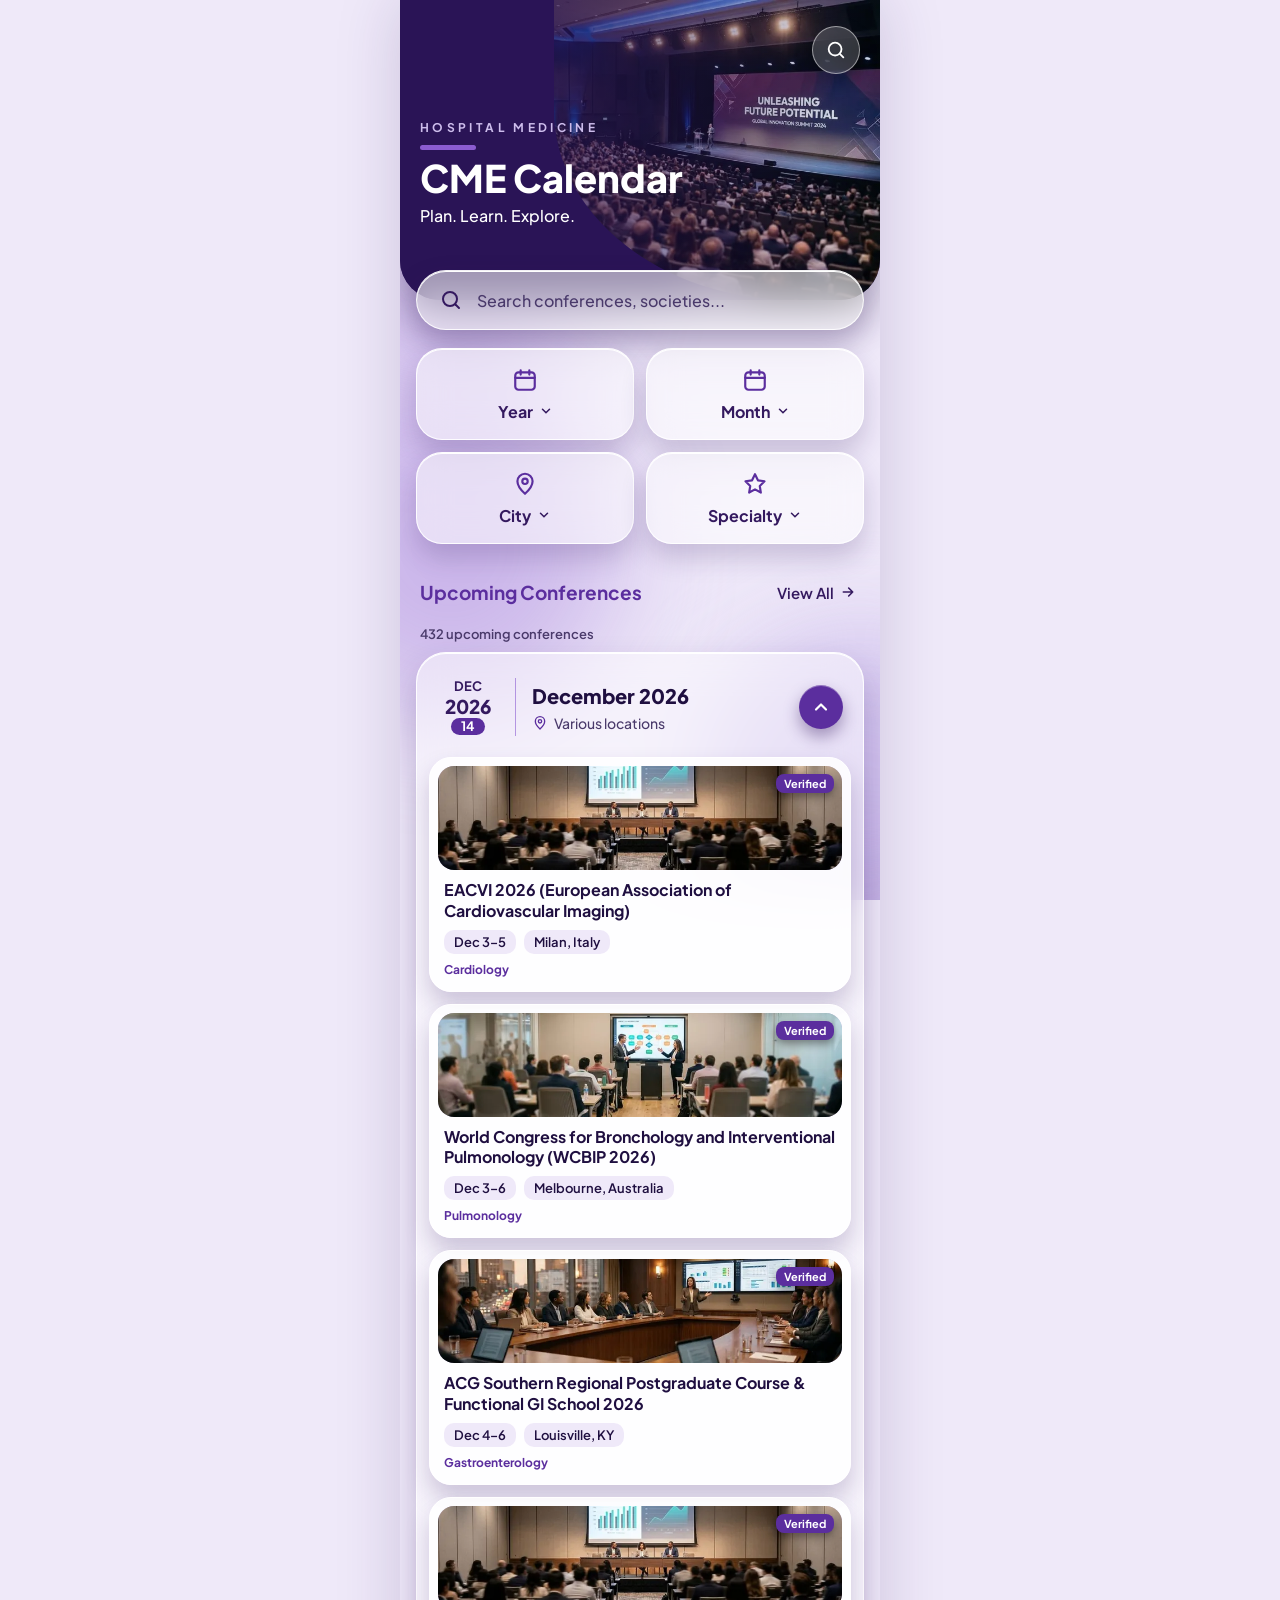
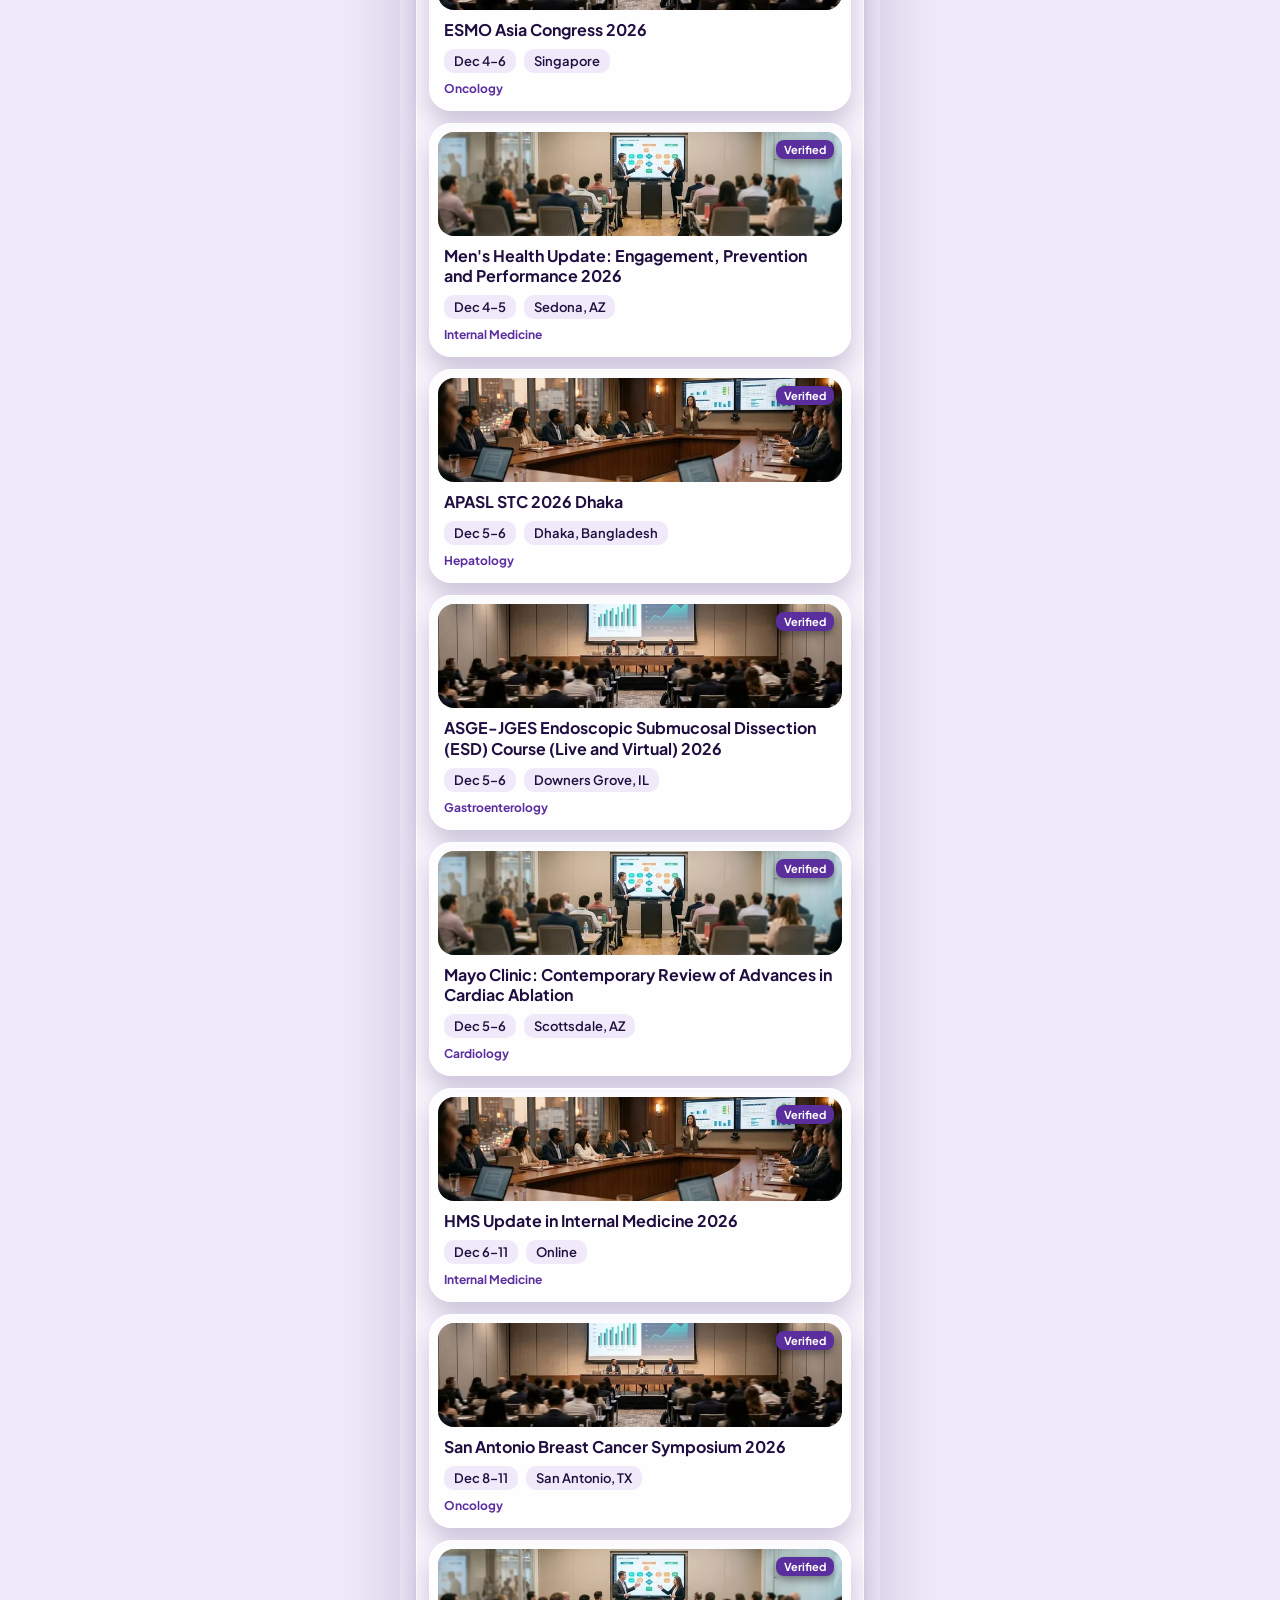
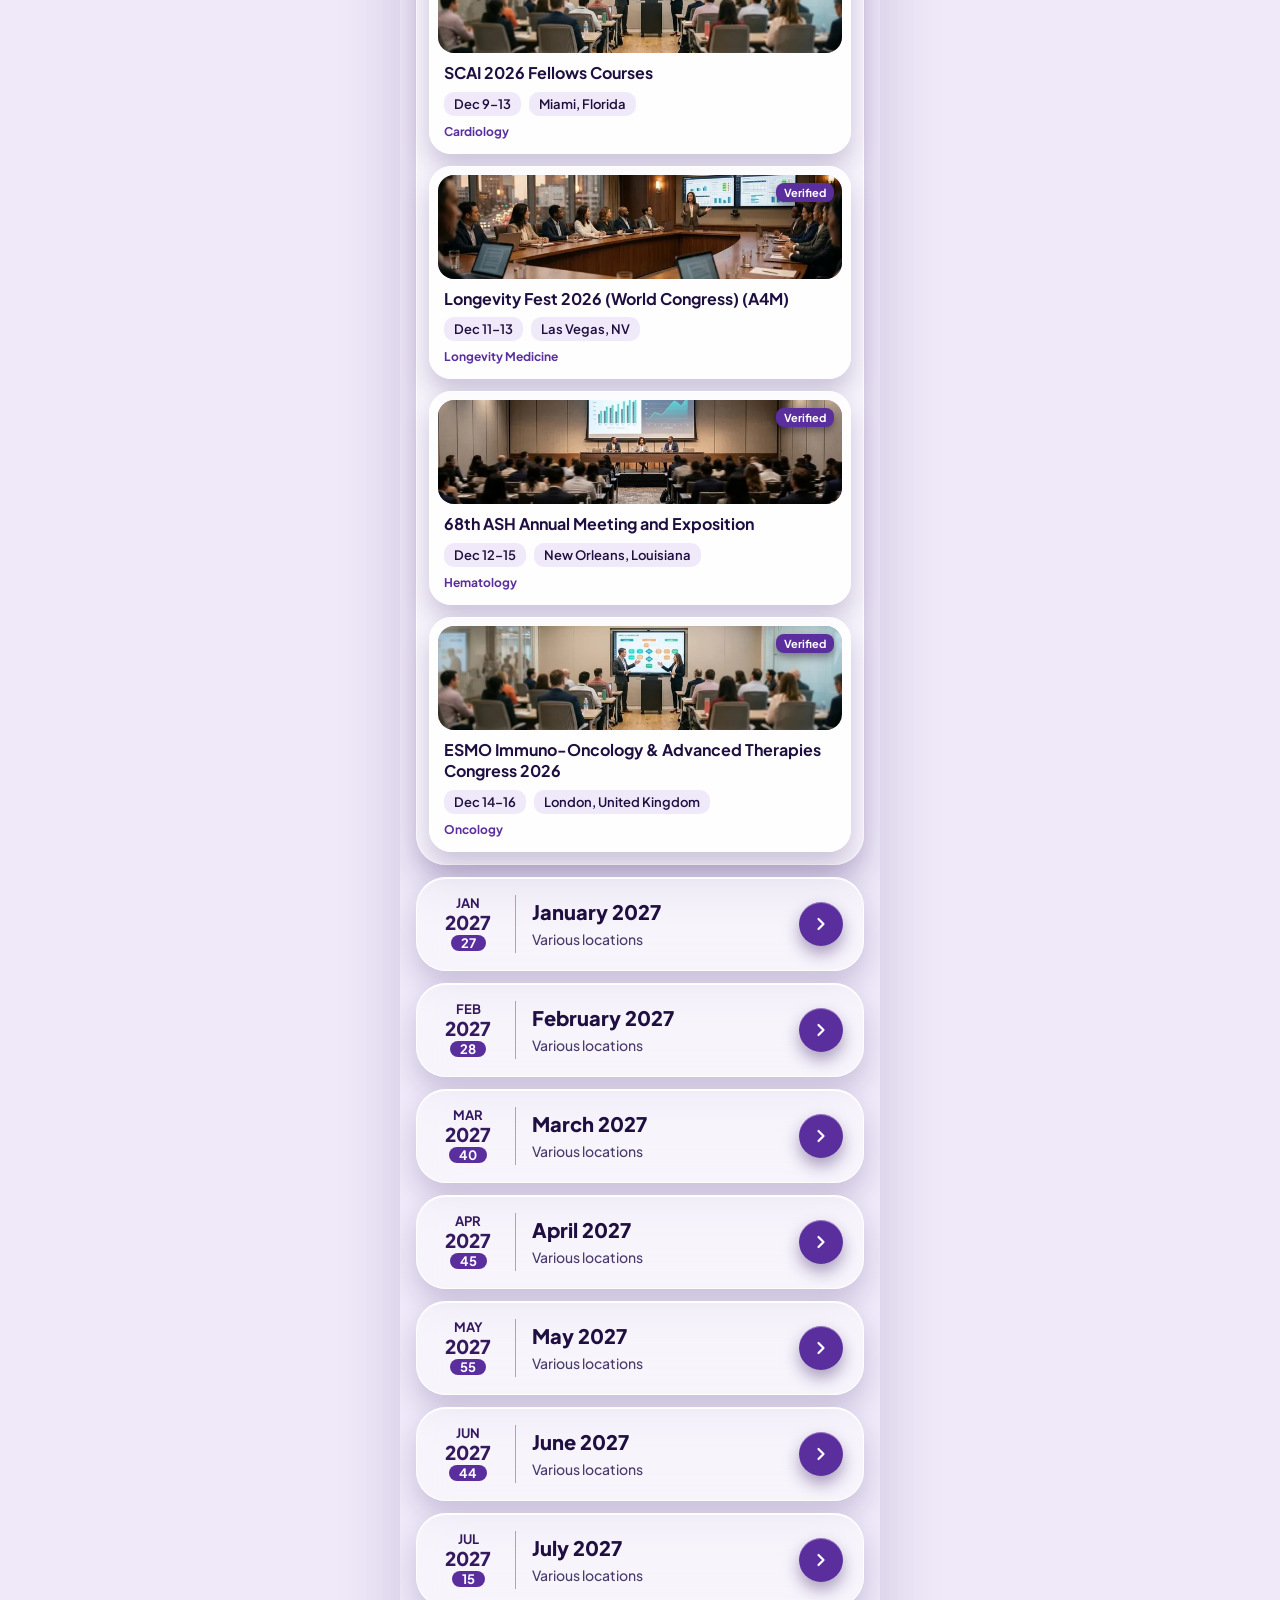
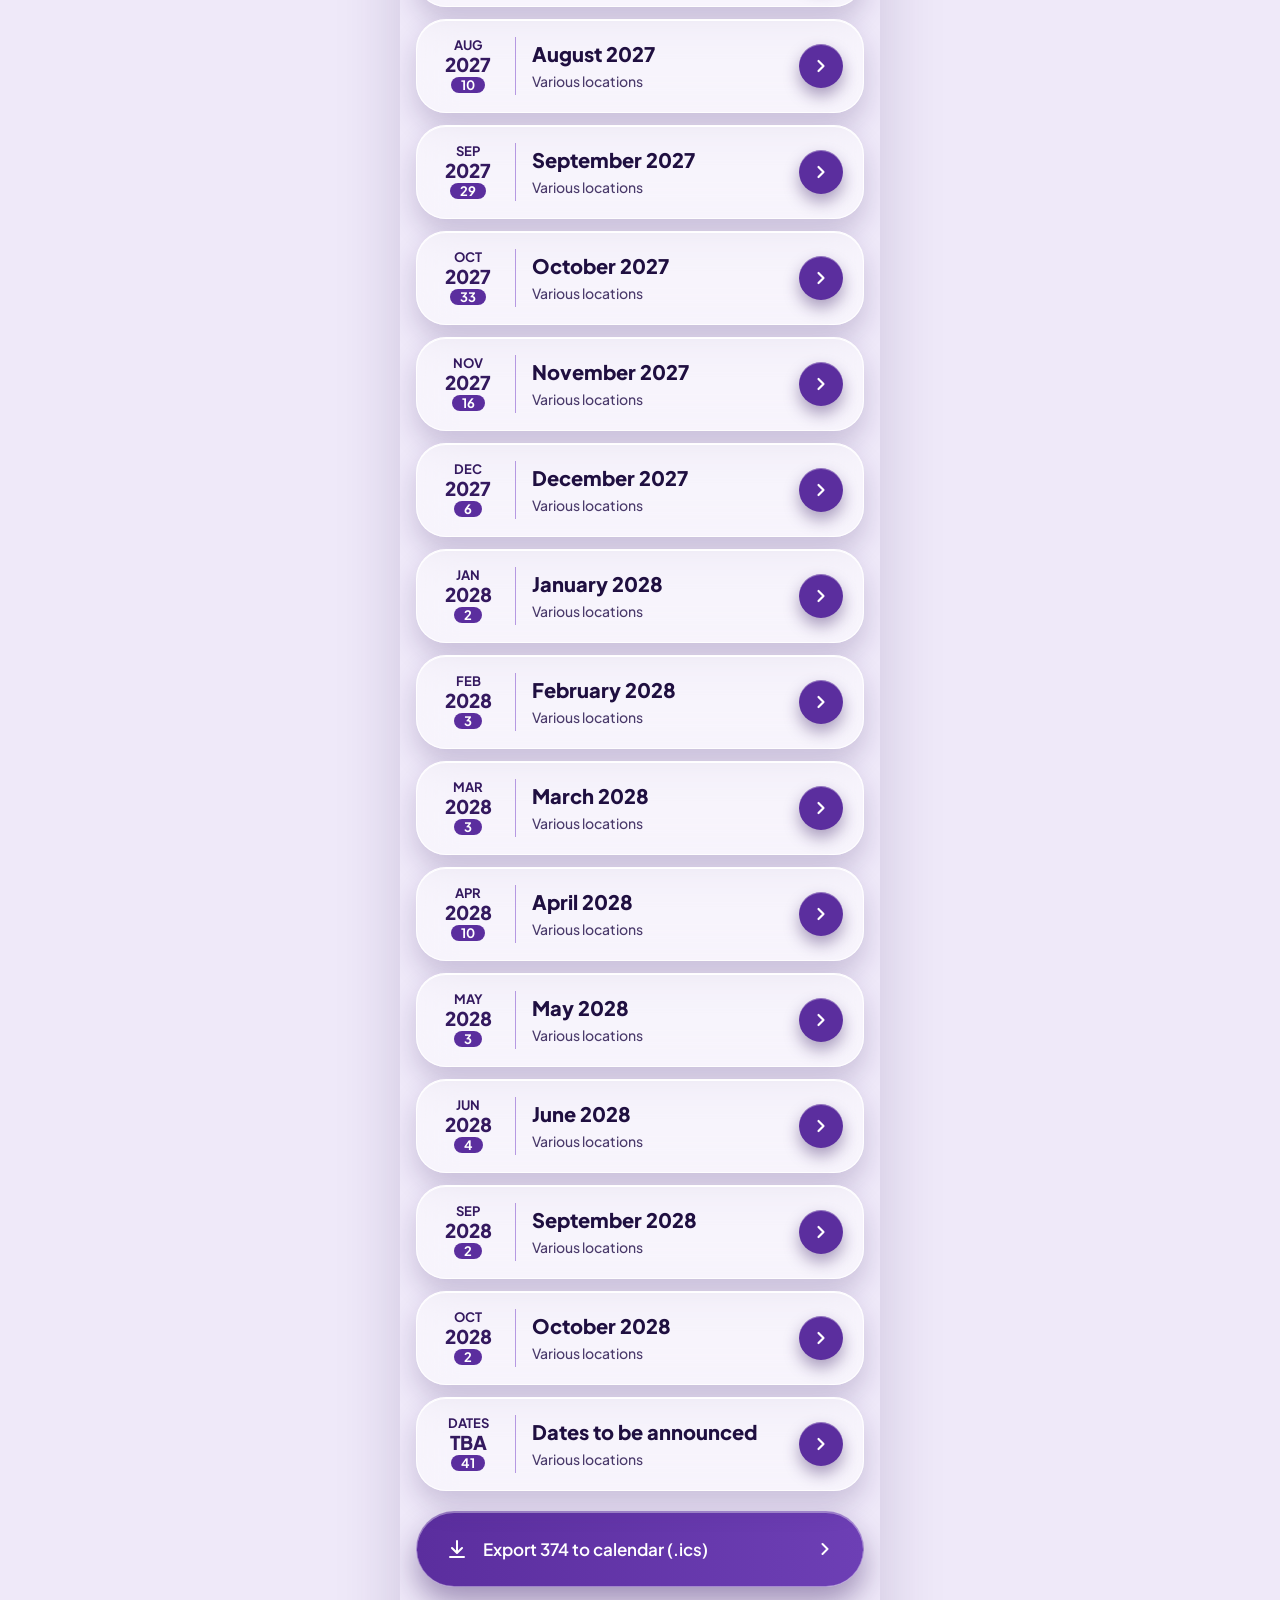
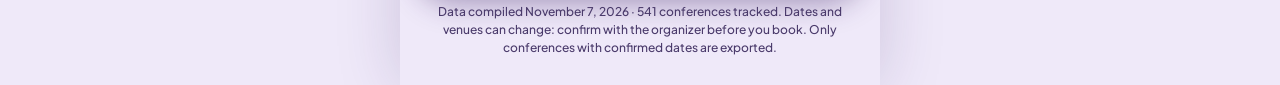
<file: index.html>
<!doctype html>
<html lang="en">
<head>
<meta charset="utf-8">
<meta name="viewport" content="width=device-width, initial-scale=1, viewport-fit=cover">
<title>Hospital Medicine CME Calendar</title>
<meta name="description" content="A verified calendar of upcoming CME conferences worldwide. Search, filter and export to your calendar.">
<meta name="theme-color" content="#34195F">
<meta name="apple-mobile-web-app-capable" content="yes">
<meta name="mobile-web-app-capable" content="yes">
<meta name="apple-mobile-web-app-status-bar-style" content="black-translucent">
<meta name="apple-mobile-web-app-title" content="CME Calendar">
<link rel="manifest" href="manifest.webmanifest">
<link rel="icon" href="icon-192.png">
<link rel="apple-touch-icon" href="icon-192.png">
<link rel="preload" href="fonts/pjs-700.woff2" as="font" type="font/woff2" crossorigin>
<link rel="preload" href="img/stage.webp" as="image" type="image/webp">
<link rel="stylesheet" href="styles.css">
</head>
<body>
<div class="orbs" aria-hidden="true"><div class="orb o1"></div><div class="orb o2"></div><div class="orb o3"></div><div class="orb o4"></div></div>
<div class="app">
  <header class="hero">
    <img class="hero-img" src="img/stage.webp" width="1000" height="545" alt="" fetchpriority="high" decoding="async">
    <div class="hero-shade"></div>
    <div class="hero-top">
      <button class="round-glass" id="heroSearch" type="button" aria-label="Go to search"><svg width="22" height="22" viewBox="0 0 24 24" fill="none" stroke="#fff" stroke-width="2" stroke-linecap="round" aria-hidden="true"><circle cx="11" cy="11" r="7"/><path d="M20 20l-3.5-3.5"/></svg></button>
    </div>
    <div class="hero-copy">
      <h1><span class="h-eyebrow">Hospital Medicine</span> <span class="h-bar" aria-hidden="true"></span><span class="h-name">CME Calendar</span></h1>
      <p>Plan. Learn. Explore.</p>
    </div>
  </header>

  <main>
    <div class="search-wrap" role="search">
      <label for="q" class="sr">Search conferences, societies, cities and specialties</label>
      <div class="search" id="searchBox">
        <svg width="24" height="24" viewBox="0 0 24 24" fill="none" stroke="#34195F" stroke-width="2" stroke-linecap="round" aria-hidden="true"><circle cx="11" cy="11" r="7"/><path d="M20 20l-3.5-3.5"/></svg>
        <input id="q" type="search" inputmode="search" enterkeyhint="search" autocomplete="off" autocapitalize="off" spellcheck="false" placeholder="Search conferences, societies...">
        <button class="clear" id="clearQ" type="button" aria-label="Clear search"><svg width="18" height="18" viewBox="0 0 24 24" fill="none" stroke="#34195F" stroke-width="2.4" stroke-linecap="round" aria-hidden="true"><path d="M6 6l12 12M18 6L6 18"/></svg></button>
      </div>
    </div>

    <div class="filters" id="filters"></div>

    <div class="up-head">
      <h2 id="upHead">Upcoming Conferences</h2>
      <button class="linkbtn" id="viewAll" type="button">View All <svg width="16" height="16" viewBox="0 0 24 24" fill="none" stroke="#34195F" stroke-width="2.4" stroke-linecap="round" stroke-linejoin="round" aria-hidden="true"><path d="M5 12h14M13 6l6 6-6 6"/></svg></button>
    </div>
    <p class="summary" id="summary" aria-live="polite"></p>

    <div class="months" id="months" aria-labelledby="upHead"></div>

    <div class="export-wrap">
      <button class="export" id="export" type="button">
        <span><svg width="24" height="24" viewBox="0 0 24 24" fill="none" stroke="#fff" stroke-width="2" stroke-linecap="round" stroke-linejoin="round" aria-hidden="true"><path d="M12 4v11M7 11l5 5 5-5M5 20h14"/></svg><b id="exportLabel" style="font-weight:600">Export to calendar (.ics)</b></span>
        <svg width="20" height="20" viewBox="0 0 24 24" fill="none" stroke="#fff" stroke-width="2.4" stroke-linecap="round" stroke-linejoin="round" aria-hidden="true"><path d="M9 6l6 6-6 6"/></svg>
      </button>
    </div>
  </main>
  <footer class="foot" id="foot"></footer>
</div>

<dialog class="sheet" id="filterSheet" aria-labelledby="fsTitle">
  <div class="s-head"><h3 id="fsTitle">Filter</h3><button class="s-close" type="button" id="fsClose" aria-label="Close"><svg width="20" height="20" viewBox="0 0 24 24" fill="none" stroke="#34195F" stroke-width="2.4" stroke-linecap="round" aria-hidden="true"><path d="M6 6l12 12M18 6L6 18"/></svg></button></div>
  <input class="s-find" id="fsFind" type="search" placeholder="Type to narrow the list" aria-label="Narrow the list" autocomplete="off" hidden>
  <ul class="s-list" id="fsList"></ul>
</dialog>

<dialog class="sheet" id="detailSheet" aria-labelledby="dsTitle">
  <div class="s-head"><h3>Conference details</h3><button class="s-close" type="button" id="dsClose" aria-label="Close"><svg width="20" height="20" viewBox="0 0 24 24" fill="none" stroke="#34195F" stroke-width="2.4" stroke-linecap="round" aria-hidden="true"><path d="M6 6l12 12M18 6L6 18"/></svg></button></div>
  <div class="d-body" id="dsBody"></div>
</dialog>

<noscript><p style="padding:24px;font-family:sans-serif">This calendar needs JavaScript to run.</p></noscript>
<script src="app.js" defer></script>
</body>
</html>
</file>
<file: styles.css>
/* CME Calendar - Design E (tonal blocks + glass and depth) */
@font-face{font-family:"Plus Jakarta Sans";font-weight:500;font-display:swap;src:url(fonts/pjs-500.woff2) format("woff2")}
@font-face{font-family:"Plus Jakarta Sans";font-weight:600;font-display:swap;src:url(fonts/pjs-600.woff2) format("woff2")}
@font-face{font-family:"Plus Jakarta Sans";font-weight:700;font-display:swap;src:url(fonts/pjs-700.woff2) format("woff2")}
@font-face{font-family:"Plus Jakarta Sans";font-weight:800;font-display:swap;src:url(fonts/pjs-800.woff2) format("woff2")}
:root{
  --ink:#1F0F40;--deep:#34195F;--header:#2A1456;--violet:#5B2E9E;--mid:#6D3FB5;--orchid:#8B5CD0;
  --lilac:#CDBDEC;--mist:#EFE9F9;--text2:#4A3A6B;
  --glass:rgba(255,255,255,.55);--glass-card:rgba(255,255,255,.5);--glass-border:rgba(255,255,255,.9);
}
*{box-sizing:border-box}
html{-webkit-text-size-adjust:100%;color-scheme:light}
body{margin:0;background:var(--mist);color:var(--ink);font-family:"Plus Jakarta Sans",system-ui,-apple-system,"Segoe UI",Roboto,sans-serif;font-weight:500}
button{font-family:inherit;cursor:pointer;color:inherit;-webkit-tap-highlight-color:transparent}
button:focus-visible,input:focus-visible,a:focus-visible{outline:3px solid var(--mid);outline-offset:2px}
.sr{position:absolute;left:-9999px;width:1px;height:1px;overflow:hidden}
.orbs{position:fixed;top:0;bottom:0;left:50%;width:min(100%,480px);transform:translateX(-50%);overflow:hidden;pointer-events:none;z-index:0}
.orb{position:absolute;border-radius:50%}
.o1{left:-120px;top:42vh;width:340px;height:340px;background:var(--orchid);opacity:.35;filter:blur(60px)}
.o2{right:-140px;top:70vh;width:320px;height:320px;background:var(--lilac);opacity:.9;filter:blur(50px)}
.o3{left:-100px;top:12vh;width:300px;height:300px;background:var(--orchid);opacity:.28;filter:blur(60px)}
.o4{right:-120px;top:96vh;width:300px;height:300px;background:var(--violet);opacity:.25;filter:blur(60px)}
.app{position:relative;z-index:1;max-width:480px;margin:0 auto;min-height:100vh;min-height:100dvh;display:flex;flex-direction:column;overflow-x:clip}
@media(min-width:520px){.app{box-shadow:0 0 60px rgba(52,25,95,.18)}}
/* title */
.hero{position:relative;height:300px;background:var(--header);overflow:hidden;border-radius:0 0 40px 40px;box-shadow:0 18px 36px rgba(31,15,64,.35)}
.hero-img{position:absolute;right:0;top:0;width:68%;height:100%;object-fit:cover;object-position:75% 55%;border-bottom-left-radius:240px 190px}
.hero-shade{position:absolute;inset:0;background:linear-gradient(90deg,rgba(42,20,86,.95) 0%,rgba(42,20,86,.6) 45%,rgba(42,20,86,.05) 100%)}
.hero-top{position:relative;padding:calc(26px + env(safe-area-inset-top)) 20px 0;display:flex;justify-content:space-between;align-items:center}
.round-glass{margin-left:auto;width:48px;height:48px;border-radius:50%;border:1px solid rgba(255,255,255,.5);background:rgba(255,255,255,.18);-webkit-backdrop-filter:blur(10px);backdrop-filter:blur(10px);display:flex;align-items:center;justify-content:center;box-shadow:0 8px 18px rgba(0,0,0,.3)}
.hero-copy{position:relative;padding:48px 20px 0;color:#fff}
.hero-copy h1{margin:0;line-height:1.05;font-weight:800}
.h-eyebrow{display:block;font-size:12px;font-weight:700;letter-spacing:.28em;text-transform:uppercase;color:var(--lilac)}
.h-bar{display:block;width:56px;height:5px;border-radius:3px;background:var(--orchid);margin:10px 0 8px}
.h-name{display:block;font-size:38px;font-weight:800}
.hero-copy p{margin:8px 0 0;font-size:16px;font-weight:500}
/* search */
.search-wrap{margin:-30px 16px 0;position:relative}
.search{display:flex;align-items:center;gap:12px;height:60px;padding:0 22px;border-radius:30px;background:var(--glass);-webkit-backdrop-filter:blur(18px);backdrop-filter:blur(18px);border:1px solid rgba(255,255,255,.85);box-shadow:0 16px 30px rgba(52,25,95,.28),inset 0 1px 0 #fff}
.search input{flex:1;min-width:0;background:transparent;border:0;outline:0;font-size:16px;font-family:inherit;color:var(--ink)}
.search input::placeholder{color:var(--text2);opacity:1}
.search:focus-within{outline:3px solid var(--mid);outline-offset:2px}
.clear{display:none;width:44px;height:44px;margin-right:-14px;border:0;background:transparent;align-items:center;justify-content:center}
.search.has-text .clear{display:flex}
/* filters */
.filters{display:grid;grid-template-columns:1fr 1fr;gap:12px;padding:18px 16px 0;min-height:214px;align-content:start}
.tile{height:92px;border-radius:26px;border:1px solid var(--glass-border);background:var(--glass);-webkit-backdrop-filter:blur(16px);backdrop-filter:blur(16px);color:var(--deep);font-size:16px;font-weight:700;display:flex;flex-direction:column;align-items:center;justify-content:center;gap:8px;box-shadow:0 14px 26px rgba(52,25,95,.2),inset 0 1px 0 #fff;padding:0 10px;min-width:0}
.tile span{display:flex;align-items:center;gap:6px;max-width:100%}
.tile span b{font-weight:700;overflow:hidden;text-overflow:ellipsis;white-space:nowrap}
.tile.on{background:linear-gradient(160deg,var(--violet),var(--mid));color:#fff;border-color:rgba(255,255,255,.4)}
.tile.on svg{stroke:#fff}
/* upcoming heading */
.up-head{display:flex;justify-content:space-between;align-items:center;padding:26px 20px 12px}
.up-head h2{margin:0;font-size:19px;font-weight:700;color:var(--violet)}
.linkbtn{background:transparent;border:0;color:var(--deep);font-size:15px;font-weight:600;min-height:44px;display:flex;align-items:center;gap:6px;padding:0 4px}
.summary{padding:0 20px 10px;margin:0;font-size:13px;color:var(--text2);font-weight:600}
/* month cards */
.months{padding:0 16px;display:flex;flex-direction:column;gap:12px;min-height:100vh;min-height:100dvh}
.month{border-radius:30px;background:var(--glass-card);-webkit-backdrop-filter:blur(18px);backdrop-filter:blur(18px);border:1px solid var(--glass-border);box-shadow:0 14px 28px rgba(52,25,95,.2),inset 0 1px 0 #fff;scroll-margin-top:12px}
.month.open{box-shadow:0 18px 34px rgba(52,25,95,.24),inset 0 1px 0 #fff;padding:8px 8px 12px}
.m-head{width:100%;min-height:92px;display:flex;align-items:center;gap:16px;padding:0 20px;background:transparent;border:0;text-align:left;color:var(--ink);border-radius:30px}
.month.open .m-head{padding:0 12px}
.m-date{display:flex;flex-direction:column;align-items:center;gap:2px;min-width:62px;font-size:13px;font-weight:700;color:var(--deep);line-height:1.1}
.m-date .y{font-size:19px;font-weight:800}
.badge{background:var(--violet);color:#fff;border-radius:10px;padding:1px 10px;font-size:13px}
.m-div{width:1px;height:58px;background:var(--orchid);opacity:.6;flex:none}
.m-text{flex:1;min-width:0}
.m-name{display:block;font-size:20px;font-weight:800}
.m-sub{display:flex;align-items:center;gap:6px;margin-top:6px;font-size:14px;color:var(--text2);font-weight:500}
.m-btn{width:44px;height:44px;flex:none;border-radius:50%;background:var(--violet);display:flex;align-items:center;justify-content:center;box-shadow:0 8px 16px rgba(52,25,95,.4),inset 0 1px 0 rgba(255,255,255,.35)}
.cards{display:flex;flex-direction:column;gap:12px;padding:4px 4px 0;margin:0;list-style:none}
/* conference card */
.card{background:rgba(255,255,255,.85);border:1px solid #fff;border-radius:22px;padding:8px 8px 14px;box-shadow:0 14px 24px rgba(52,25,95,.22);width:100%;text-align:left;display:block;color:var(--ink)}
.photo{height:104px;border-radius:16px;overflow:hidden;position:relative;background:var(--lilac)}
.photo img{display:block;width:100%;height:104px;object-fit:cover}
.chip-v,.chip-p{position:absolute;right:8px;top:8px;font-size:11px;border-radius:8px;padding:3px 8px;font-weight:700;box-shadow:0 4px 8px rgba(0,0,0,.4)}
.chip-v{background:var(--violet);color:#fff}
.chip-p{background:var(--mist);color:var(--deep)}
.c-body{padding:10px 6px 0}
.c-title{font-weight:700;font-size:16px;line-height:1.3}
.chips{display:flex;flex-wrap:wrap;gap:8px;margin-top:8px;font-size:13px;font-weight:600}
.chips span{background:var(--mist);border-radius:10px;padding:4px 10px}
.c-spec{font-size:12px;color:var(--violet);margin-top:8px;font-weight:700}
.c-note{font-size:12px;color:var(--text2);margin-top:6px;font-weight:500;line-height:1.4}
.empty{margin:8px 0;padding:28px 22px;border-radius:26px;background:var(--glass-card);border:1px solid var(--glass-border);text-align:center;color:var(--text2);font-weight:600;line-height:1.5}
.empty button{margin-top:10px;border:0;background:var(--violet);color:#fff;border-radius:22px;min-height:44px;padding:0 22px;font-weight:700;font-size:15px}
/* export */
.export-wrap{padding:20px 16px 12px}
.export{width:100%;height:76px;border-radius:38px;border:1px solid rgba(255,255,255,.4);background:linear-gradient(90deg,var(--violet),var(--mid));color:#fff;font-size:17px;font-weight:600;display:flex;align-items:center;justify-content:space-between;padding:0 28px;box-shadow:0 16px 30px rgba(52,25,95,.42),inset 0 1px 0 rgba(255,255,255,.4)}
.export[disabled]{opacity:.55;cursor:default}
.export span{display:flex;align-items:center;gap:14px;text-align:left}
.foot{padding:4px 24px calc(28px + env(safe-area-inset-bottom));font-size:12px;color:var(--text2);text-align:center;line-height:1.5;font-weight:500}
/* sheets */
dialog.sheet{border:0;padding:0;margin:auto auto 0;width:100%;max-width:480px;max-height:86vh;max-height:86dvh;background:#fff;color:var(--ink);border-radius:30px 30px 0 0;box-shadow:0 -20px 50px rgba(31,15,64,.35);overflow:hidden}
dialog.sheet[open]{display:flex;flex-direction:column;animation:up .22s ease-out}
dialog.sheet::backdrop{background:rgba(31,15,64,.5)}
@keyframes up{from{transform:translateY(40px);opacity:0}to{transform:none;opacity:1}}
@media(prefers-reduced-motion:reduce){dialog.sheet[open]{animation:none}*{scroll-behavior:auto!important}}
.s-head,.s-find{flex:none}
.s-head{display:flex;align-items:center;justify-content:space-between;padding:16px 20px 8px}
.s-head h3{margin:0;font-size:19px;font-weight:800;color:var(--violet)}
.s-close{width:44px;height:44px;border-radius:50%;border:0;background:var(--mist);display:flex;align-items:center;justify-content:center}
.s-find{margin:0 20px 8px;height:48px;border-radius:24px;border:1px solid var(--lilac);padding:0 18px;font-size:16px;font-family:inherit;background:var(--mist);color:var(--ink)}
.s-list{overflow-y:auto;padding:4px 12px calc(16px + env(safe-area-inset-bottom));margin:0;list-style:none;-webkit-overflow-scrolling:touch}
.opt{width:100%;min-height:48px;display:flex;justify-content:space-between;align-items:center;gap:12px;border:0;background:transparent;border-radius:16px;padding:6px 12px;font-size:16px;font-weight:600;text-align:left}
.opt small{color:var(--text2);font-size:13px;font-weight:600}
.opt[aria-pressed=true]{background:var(--mist);color:var(--violet);font-weight:800}
.d-body{overflow-y:auto;padding:4px 20px calc(24px + env(safe-area-inset-bottom))}
.d-title{margin:0 0 10px;font-size:22px;line-height:1.25;font-weight:800}
.d-rows{margin:14px 0 0;padding:0;display:grid;grid-template-columns:auto 1fr;gap:10px 16px;font-size:15px}
.d-rows dt{color:var(--text2);font-weight:600}
.d-rows dd{margin:0;font-weight:600;overflow-wrap:anywhere}
.d-note{margin-top:14px;padding:12px 14px;border-radius:16px;background:var(--mist);font-size:14px;line-height:1.5;font-weight:500}
.d-actions{display:flex;flex-direction:column;gap:10px;margin-top:18px}
.btn{min-height:52px;border-radius:26px;border:0;display:flex;align-items:center;justify-content:center;gap:10px;font-size:16px;font-weight:700;text-decoration:none;padding:0 22px}
.btn.primary{background:linear-gradient(90deg,var(--violet),var(--mid));color:#fff;box-shadow:0 10px 20px rgba(52,25,95,.3)}
.btn.ghost{background:var(--mist);color:var(--deep)}
.btn.status{cursor:default}
/* glass degrades to solid colour */
@supports not ((backdrop-filter:blur(1px)) or (-webkit-backdrop-filter:blur(1px))){
  .search,.tile,.month{background:rgba(255,255,255,.93)}
  .round-glass{background:rgba(255,255,255,.28)}
}
@media(prefers-reduced-transparency:reduce){
  .search,.tile,.month,.round-glass{-webkit-backdrop-filter:none;backdrop-filter:none}
  .search,.tile,.month{background:rgba(255,255,255,.95)}
  .tile.on{background:linear-gradient(160deg,var(--violet),var(--mid))}
  .round-glass{background:rgba(255,255,255,.3)}
}
@media(max-width:359px){.h-name{font-size:32px}.h-eyebrow{font-size:11px;letter-spacing:.22em}.m-name{font-size:17px}.m-head{gap:12px;padding:0 14px}.m-date{min-width:54px}.export{padding:0 20px;font-size:15px}.up-head h2{font-size:17px}.linkbtn{white-space:nowrap}.search{padding:0 18px}.search input{font-size:15px}}
</file>
